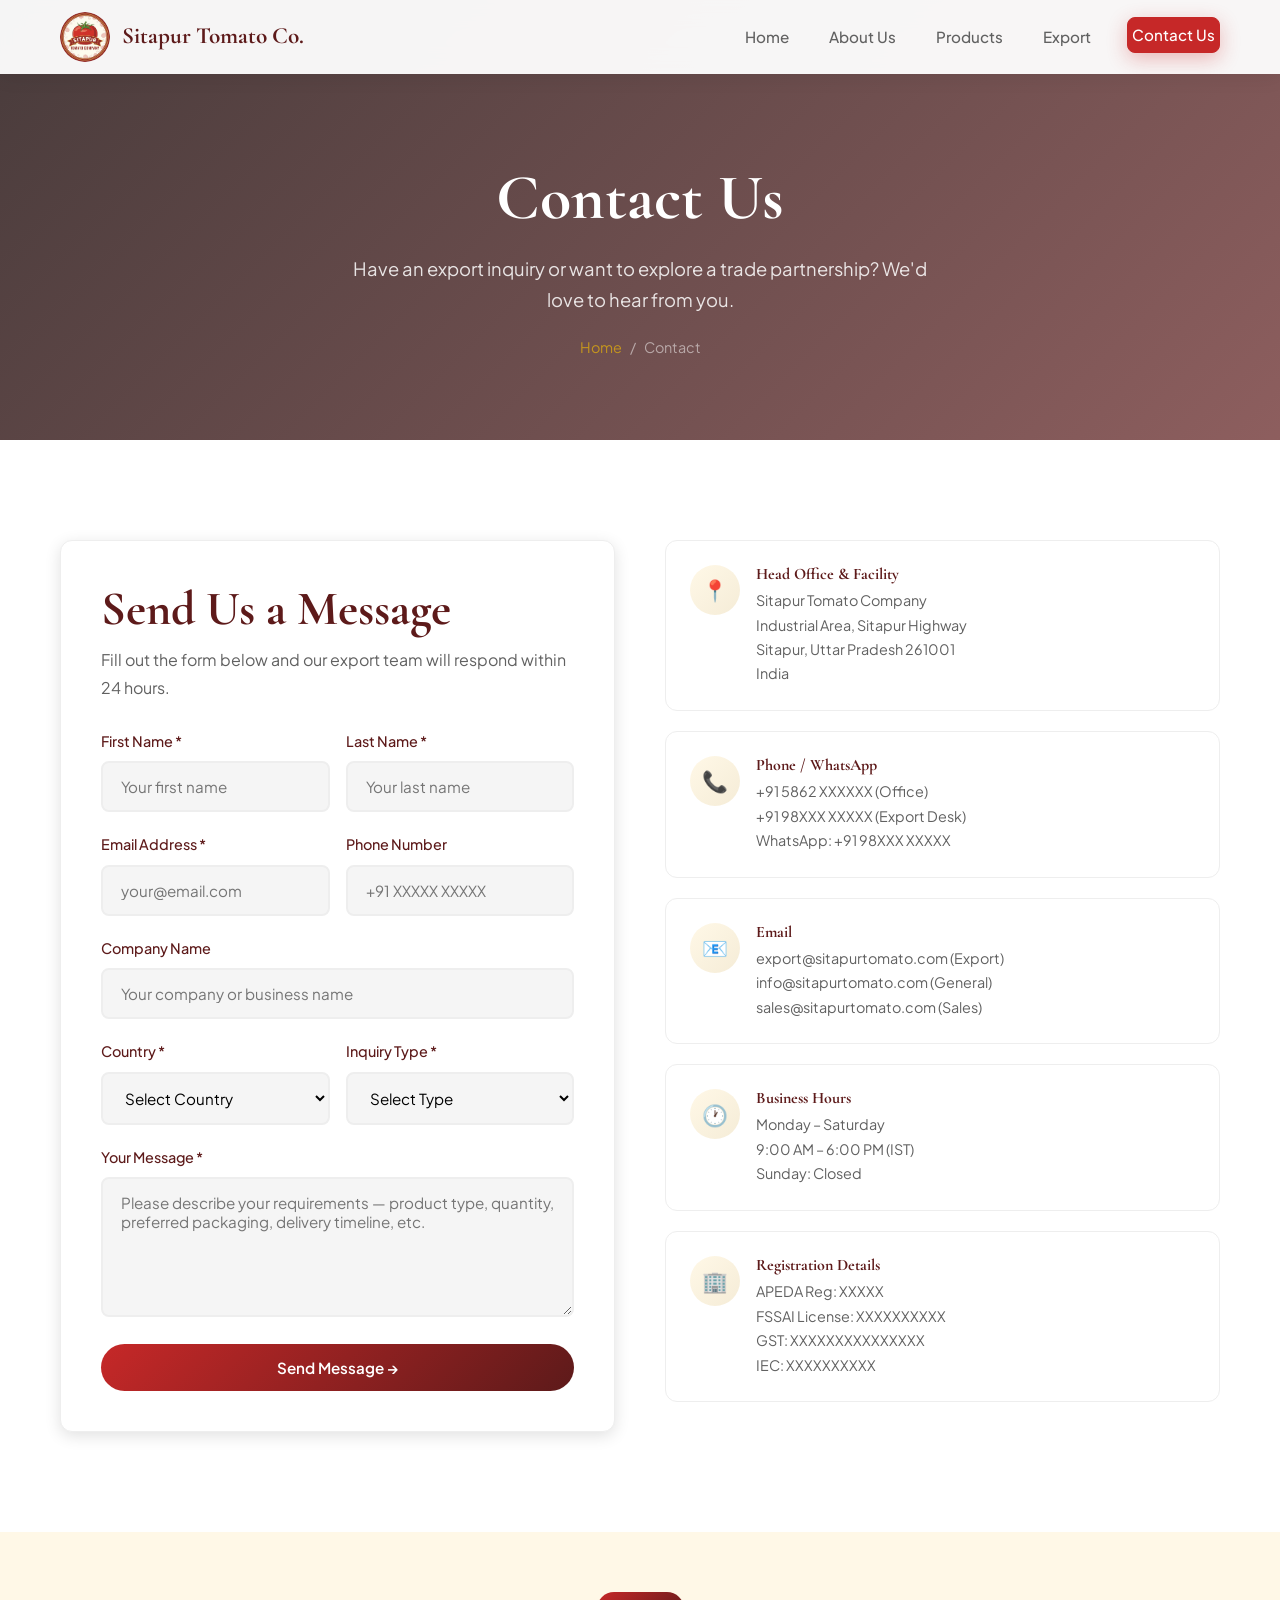
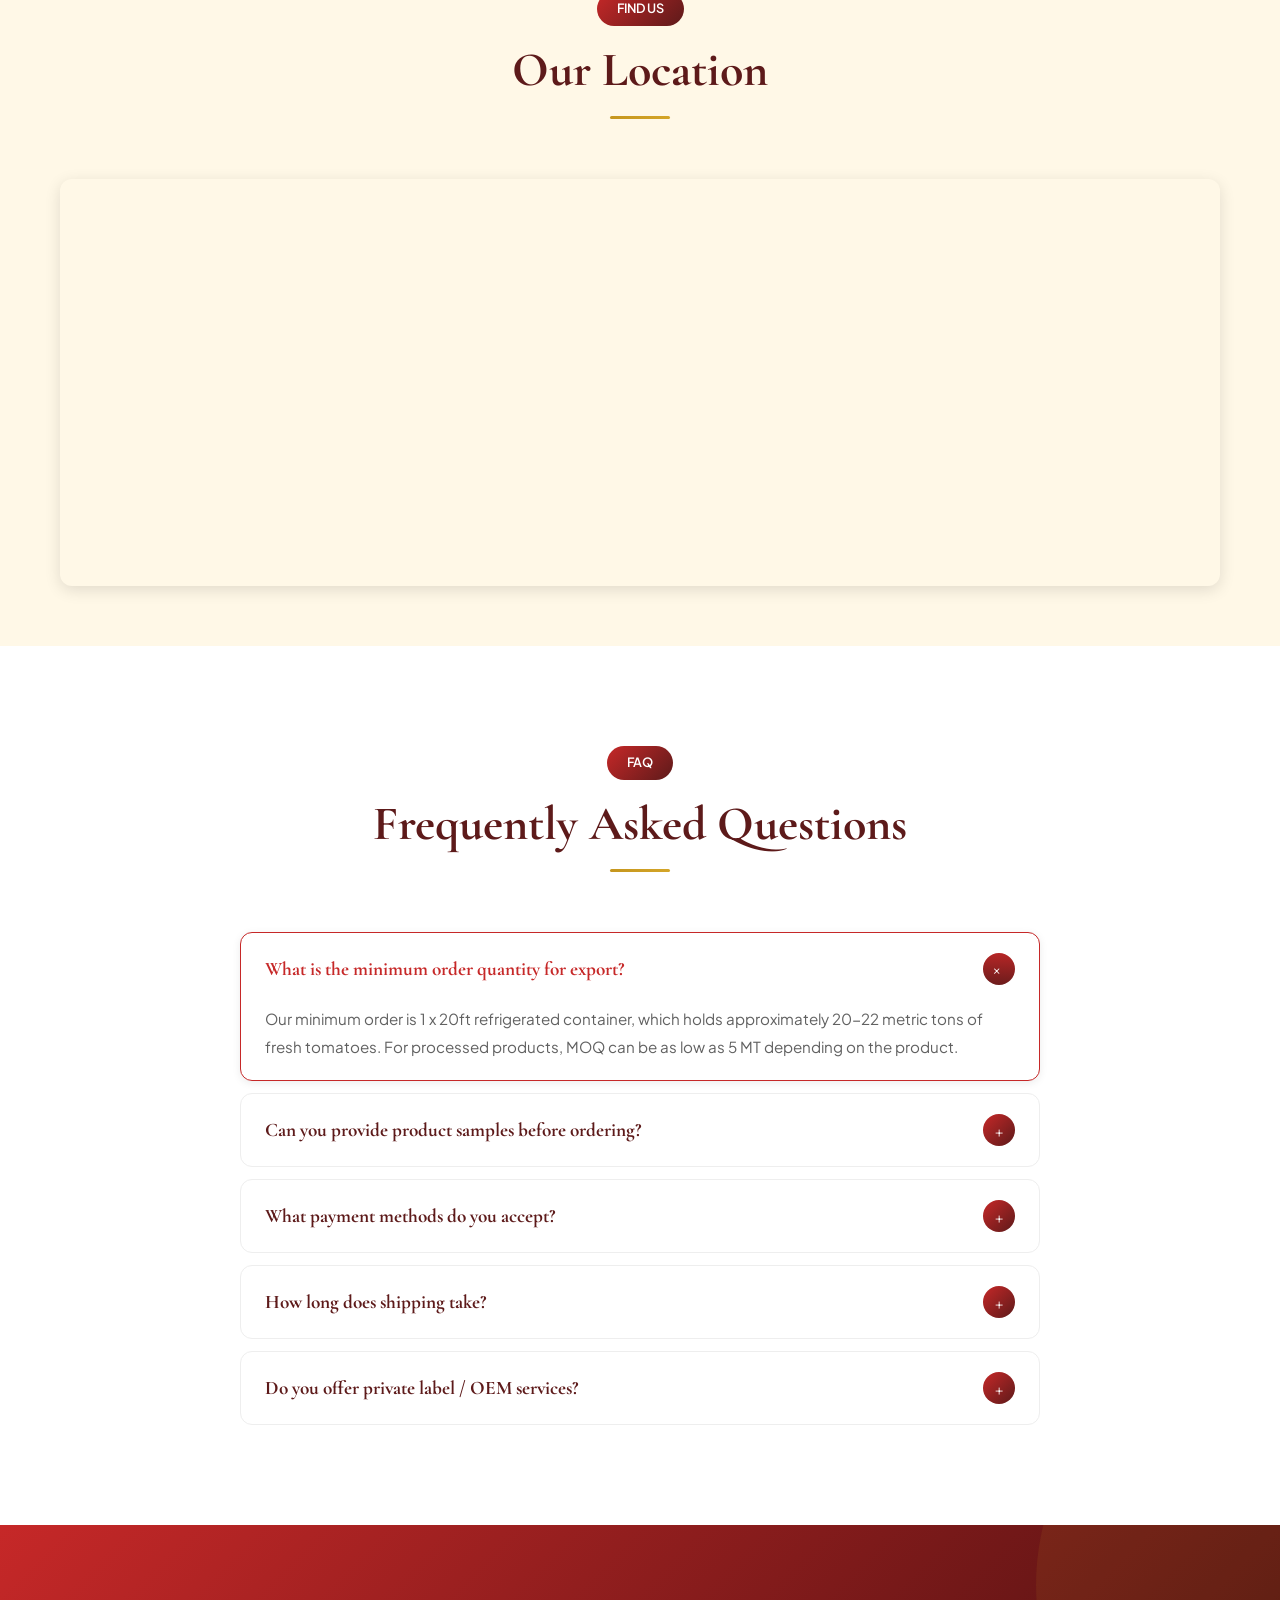
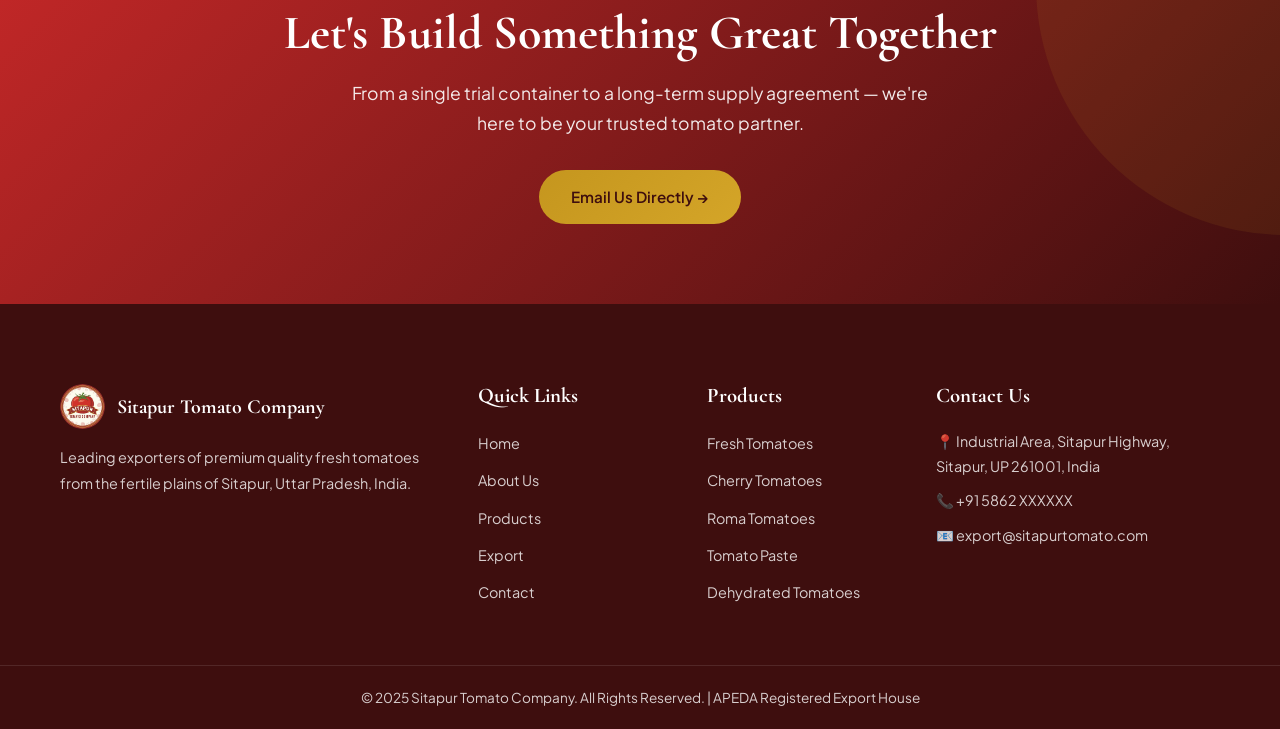
<file: contact.html>
<!DOCTYPE html>
<html lang="en">
<head>
  <meta charset="UTF-8">
  <meta name="viewport" content="width=device-width, initial-scale=1.0">
  <title>Contact Us | Sitapur Tomato Company - Export Inquiries</title>
  <meta name="description" content="Get in touch with Sitapur Tomato Company for export inquiries, bulk orders, trade partnerships, and product samples. Located in Sitapur, UP, India.">
  <link rel="icon" href="sitapur-tomato-company.png" type="image/png">
  <link rel="stylesheet" href="styles.css">
</head>
<body>

  <!-- NAVBAR -->
  <nav class="navbar" id="navbar">
    <div class="nav-inner">
      <a href="index.html" class="nav-logo">
        <img src="sitapur-tomato-company.png" alt="Sitapur Tomato Company Logo">
        <span>Sitapur Tomato Co.</span>
      </a>
      <div class="nav-links" id="navLinks">
        <a href="index.html">Home</a>
        <a href="about.html">About Us</a>
        <a href="products.html">Products</a>
        <a href="export.html">Export</a>
        <a href="contact.html" class="nav-cta active">Contact Us</a>
      </div>
      <button class="hamburger" id="hamburger" aria-label="Menu">
        <span></span><span></span><span></span>
      </button>
    </div>
  </nav>

  <!-- PAGE HERO -->
  <section class="page-hero" style="background-image: url('https://images.unsplash.com/photo-1586528116311-ad8dd3c8310d?w=1920&q=80');">
    <div class="container">
      <h1>Contact Us</h1>
      <p>Have an export inquiry or want to explore a trade partnership? We'd love to hear from you.</p>
      <div class="breadcrumb">
        <a href="index.html">Home</a> <span>/</span> <span>Contact</span>
      </div>
    </div>
  </section>

  <!-- CONTACT SECTION -->
  <section class="section">
    <div class="container">
      <div class="contact-grid">
        <!-- FORM -->
        <div class="contact-form fade-up">
          <h2 style="margin-bottom: 8px;">Send Us a Message</h2>
          <p style="color: var(--gray-700); margin-bottom: 28px;">Fill out the form below and our export team will respond within 24 hours.</p>
          <form id="contactForm">
            <div class="form-row">
              <div class="form-group">
                <label for="firstName">First Name *</label>
                <input type="text" id="firstName" name="firstName" placeholder="Your first name" required>
              </div>
              <div class="form-group">
                <label for="lastName">Last Name *</label>
                <input type="text" id="lastName" name="lastName" placeholder="Your last name" required>
              </div>
            </div>
            <div class="form-row">
              <div class="form-group">
                <label for="email">Email Address *</label>
                <input type="email" id="email" name="email" placeholder="your@email.com" required>
              </div>
              <div class="form-group">
                <label for="phone">Phone Number</label>
                <input type="tel" id="phone" name="phone" placeholder="+91 XXXXX XXXXX">
              </div>
            </div>
            <div class="form-group">
              <label for="company">Company Name</label>
              <input type="text" id="company" name="company" placeholder="Your company or business name">
            </div>
            <div class="form-row">
              <div class="form-group">
                <label for="country">Country *</label>
                <select id="country" name="country" required>
                  <option value="">Select Country</option>
                  <option>United Arab Emirates</option>
                  <option>Saudi Arabia</option>
                  <option>Qatar</option>
                  <option>Kuwait</option>
                  <option>Oman</option>
                  <option>Bahrain</option>
                  <option>United Kingdom</option>
                  <option>Germany</option>
                  <option>Netherlands</option>
                  <option>France</option>
                  <option>Malaysia</option>
                  <option>Singapore</option>
                  <option>Indonesia</option>
                  <option>Russia</option>
                  <option>Kenya</option>
                  <option>South Africa</option>
                  <option>Nigeria</option>
                  <option>Bangladesh</option>
                  <option>Sri Lanka</option>
                  <option>Nepal</option>
                  <option>Other</option>
                </select>
              </div>
              <div class="form-group">
                <label for="inquiry">Inquiry Type *</label>
                <select id="inquiry" name="inquiry" required>
                  <option value="">Select Type</option>
                  <option>Fresh Tomato Export</option>
                  <option>Processed Products Export</option>
                  <option>Private Label / OEM</option>
                  <option>Bulk Order Inquiry</option>
                  <option>Sample Request</option>
                  <option>Trade Partnership</option>
                  <option>General Inquiry</option>
                </select>
              </div>
            </div>
            <div class="form-group">
              <label for="message">Your Message *</label>
              <textarea id="message" name="message" placeholder="Please describe your requirements — product type, quantity, preferred packaging, delivery timeline, etc." required></textarea>
            </div>
            <button type="submit" class="btn btn-primary" style="width: 100%; justify-content: center;">Send Message →</button>
          </form>
        </div>

        <!-- CONTACT INFO -->
        <div class="contact-info-cards fade-up">
          <div class="info-card">
            <div class="icon">📍</div>
            <div>
              <h3>Head Office & Facility</h3>
              <p>Sitapur Tomato Company<br>Industrial Area, Sitapur Highway<br>Sitapur, Uttar Pradesh 261001<br>India</p>
            </div>
          </div>
          <div class="info-card">
            <div class="icon">📞</div>
            <div>
              <h3>Phone / WhatsApp</h3>
              <p>+91 5862 XXXXXX (Office)<br>+91 98XXX XXXXX (Export Desk)<br>WhatsApp: +91 98XXX XXXXX</p>
            </div>
          </div>
          <div class="info-card">
            <div class="icon">📧</div>
            <div>
              <h3>Email</h3>
              <p>export@sitapurtomato.com (Export)<br>info@sitapurtomato.com (General)<br>sales@sitapurtomato.com (Sales)</p>
            </div>
          </div>
          <div class="info-card">
            <div class="icon">🕐</div>
            <div>
              <h3>Business Hours</h3>
              <p>Monday – Saturday<br>9:00 AM – 6:00 PM (IST)<br>Sunday: Closed</p>
            </div>
          </div>
          <div class="info-card">
            <div class="icon">🏢</div>
            <div>
              <h3>Registration Details</h3>
              <p>APEDA Reg: XXXXX<br>FSSAI License: XXXXXXXXXX<br>GST: XXXXXXXXXXXXXXX<br>IEC: XXXXXXXXXX</p>
            </div>
          </div>
        </div>
      </div>
    </div>
  </section>

  <!-- MAP -->
  <section class="section section-light" style="padding: 60px 0;">
    <div class="container">
      <div class="section-header fade-up">
        <span class="label">Find Us</span>
        <h2>Our Location</h2>
        <div class="gold-line"></div>
      </div>
      <div class="fade-up" style="border-radius: var(--radius); overflow: hidden; box-shadow: var(--shadow-md);">
        <iframe src="https://www.google.com/maps/embed?pb=!1m18!1m12!1m3!1d113898.96767498508!2d80.61091089726562!3d27.56845!2m3!1f0!2f0!3f0!3m2!1i1024!2i768!4f13.1!3m3!1m2!1s0x399ef7e2b1c4d0a5%3A0xa3b0d5eeb5a2e2e5!2sSitapur%2C%20Uttar%20Pradesh!5e0!3m2!1sen!2sin!4v1700000000000!5m2!1sen!2sin" width="100%" height="400" style="border:0;" allowfullscreen="" loading="lazy" referrerpolicy="no-referrer-when-downgrade" title="Sitapur Location Map"></iframe>
      </div>
    </div>
  </section>

  <!-- FAQ -->
  <section class="section">
    <div class="container">
      <div class="section-header fade-up">
        <span class="label">FAQ</span>
        <h2>Frequently Asked Questions</h2>
        <div class="gold-line"></div>
      </div>
      <div class="faq-list fade-up" style="max-width: 800px; margin: 0 auto;">
        <div class="faq-item active">
          <button class="faq-question" aria-expanded="true">
            <span>What is the minimum order quantity for export?</span>
            <span class="faq-icon">+</span>
          </button>
          <div class="faq-answer">
            <p>Our minimum order is 1 x 20ft refrigerated container, which holds approximately 20-22 metric tons of fresh tomatoes. For processed products, MOQ can be as low as 5 MT depending on the product.</p>
          </div>
        </div>
        <div class="faq-item">
          <button class="faq-question" aria-expanded="false">
            <span>Can you provide product samples before ordering?</span>
            <span class="faq-icon">+</span>
          </button>
          <div class="faq-answer">
            <p>Yes, we can arrange product samples for quality evaluation. Sample costs are borne by us, but freight charges are at the buyer's account. Contact our export desk to request samples.</p>
          </div>
        </div>
        <div class="faq-item">
          <button class="faq-question" aria-expanded="false">
            <span>What payment methods do you accept?</span>
            <span class="faq-icon">+</span>
          </button>
          <div class="faq-answer">
            <p>We accept Telegraphic Transfer (T/T), Letter of Credit (L/C), and Documents against Payment (D/P). For new customers, we typically start with L/C or advance T/T terms.</p>
          </div>
        </div>
        <div class="faq-item">
          <button class="faq-question" aria-expanded="false">
            <span>How long does shipping take?</span>
            <span class="faq-icon">+</span>
          </button>
          <div class="faq-answer">
            <p>Transit time varies by destination: Middle East (7-12 days), Southeast Asia (10-18 days), Europe (18-25 days), Africa (15-22 days). Air freight is available for urgent orders with 2-5 day delivery.</p>
          </div>
        </div>
        <div class="faq-item">
          <button class="faq-question" aria-expanded="false">
            <span>Do you offer private label / OEM services?</span>
            <span class="faq-icon">+</span>
          </button>
          <div class="faq-answer">
            <p>Yes, we offer complete private label services for processed tomato products including custom packaging design, branding, and labeling. Minimum order: 1 container load.</p>
          </div>
        </div>
      </div>
    </div>
  </section>

  <!-- CTA -->
  <section class="cta-banner">
    <div class="container fade-up">
      <h2>Let's Build Something Great Together</h2>
      <p>From a single trial container to a long-term supply agreement — we're here to be your trusted tomato partner.</p>
      <a href="mailto:export@sitapurtomato.com" class="btn btn-gold">Email Us Directly →</a>
    </div>
  </section>

  <!-- FOOTER -->
  <footer class="footer">
    <div class="container">
      <div class="footer-grid">
        <div class="footer-about">
          <div class="footer-logo">
            <img src="sitapur-tomato-company.png" alt="Logo">
            <span>Sitapur Tomato Company</span>
          </div>
          <p>Leading exporters of premium quality fresh tomatoes from the fertile plains of Sitapur, Uttar Pradesh, India.</p>
        </div>
        <div>
          <h4>Quick Links</h4>
          <ul class="footer-links">
            <li><a href="index.html">Home</a></li>
            <li><a href="about.html">About Us</a></li>
            <li><a href="products.html">Products</a></li>
            <li><a href="export.html">Export</a></li>
            <li><a href="contact.html">Contact</a></li>
          </ul>
        </div>
        <div>
          <h4>Products</h4>
          <ul class="footer-links">
            <li><a href="products.html">Fresh Tomatoes</a></li>
            <li><a href="products.html">Cherry Tomatoes</a></li>
            <li><a href="products.html">Roma Tomatoes</a></li>
            <li><a href="products.html">Tomato Paste</a></li>
            <li><a href="products.html">Dehydrated Tomatoes</a></li>
          </ul>
        </div>
        <div>
          <h4>Contact Us</h4>
          <div class="footer-contact">
            <p>📍 Industrial Area, Sitapur Highway, Sitapur, UP 261001, India</p>
            <p>📞 +91 5862 XXXXXX</p>
            <p>📧 export@sitapurtomato.com</p>
          </div>
        </div>
      </div>
    </div>
    <div class="footer-bottom">
      <div class="container">
        <p>© 2025 Sitapur Tomato Company. All Rights Reserved. | APEDA Registered Export House</p>
      </div>
    </div>
  </footer>
  <script src="script.js"></script>
</body>
</html>
</file>
<file: styles.css>
@import url('https://fonts.googleapis.com/css2?family=Cormorant+Garamond:wght@500;600;700&family=Plus+Jakarta+Sans:wght@300;400;500;600;700&display=swap');

:root {
  --primary: #C62828;
  --primary-dark: #8E0000;
  --primary-light: #FF5F52;
  --maroon: #5D1A1A;
  --maroon-dark: #3E0E0E;
  --gold: #C5961E;
  --gold-light: #D4A528;
  --green: #2E7D32;
  --green-light: #4CAF50;
  --cream: #FFF8E7;
  --cream-dark: #F5ECD7;
  --white: #FFFFFF;
  --gray-100: #F5F5F5;
  --gray-200: #EEEEEE;
  --gray-300: #E0E0E0;
  --gray-500: #9E9E9E;
  --gray-700: #616161;
  --gray-900: #212121;
  --dark: #1A0A0A;
  --shadow-sm: 0 2px 8px rgba(0,0,0,0.08);
  --shadow-md: 0 4px 16px rgba(0,0,0,0.12);
  --shadow-lg: 0 8px 32px rgba(0,0,0,0.16);
  --radius: 12px;
  --transition: all 0.3s ease;
}

*, *::before, *::after { margin: 0; padding: 0; box-sizing: border-box; }

html { scroll-behavior: smooth; }

body {
  font-family: 'Plus Jakarta Sans', sans-serif;
  color: var(--gray-900);
  line-height: 1.7;
  overflow-x: hidden;
  background: var(--white);
}

h1, h2, h3, h4, h5 { font-family: 'Cormorant Garamond', serif; line-height: 1.2; color: var(--maroon); }
h1 { font-size: clamp(2.35rem, 5vw, 4rem); font-weight: 700; }
h2 { font-size: clamp(1.95rem, 4vw, 3rem); font-weight: 700; }
h3 { font-size: clamp(1.25rem, 2.5vw, 1.75rem); font-weight: 700; }

a { text-decoration: none; color: inherit; transition: var(--transition); }
img { max-width: 100%; height: auto; display: block; }
ul { list-style: none; }

.container { max-width: 1200px; margin: 0 auto; padding: 0 20px; }

/* ===== NAVBAR ===== */
.navbar {
  position: fixed; top: 0; left: 0; width: 100%; z-index: 1000;
  background: rgba(255,255,255,0.95); backdrop-filter: blur(12px);
  box-shadow: 0 2px 20px rgba(0,0,0,0.08);
  transition: var(--transition);
}
.navbar.scrolled { background: rgba(255,255,255,0.98); box-shadow: 0 4px 30px rgba(0,0,0,0.12); }
.nav-inner { display: flex; align-items: center; justify-content: space-between; padding: 12px 20px; max-width: 1200px; margin: 0 auto; }
.nav-logo { display: flex; align-items: center; gap: 12px; }
.nav-logo img { width: 50px; height: 50px; border-radius: 50%; }
.nav-logo span { font-family: 'Cormorant Garamond', serif; font-weight: 700; font-size: 1.45rem; color: var(--maroon); }
.nav-links { display: flex; gap: 32px; align-items: center; }
.nav-links a { font-weight: 500; font-size: 0.95rem; color: var(--gray-700); position: relative; padding: 4px; }
.nav-links a::after { content: ''; position: absolute; bottom: -2px; left: 0; width: 0; height: 2px; background: var(--primary); transition: var(--transition); }
.nav-links a:hover, .nav-links a.active { color: var(--primary); }
.nav-links a:hover::after, .nav-links a.active::after { width: 100%; }
.nav-cta { background: var(--maroon); color: white !important; padding: 10px 26px; border-radius: 8px; font-weight: 600; letter-spacing: 0; border: 1px solid var(--maroon); }
.nav-cta::after { display: none !important; }
.nav-cta:hover, .nav-cta.active { color: white !important; background: var(--primary); border-color: var(--primary); transform: translateY(-2px); box-shadow: 0 6px 20px rgba(198,40,40,0.3); }
.hamburger { display: none; flex-direction: column; gap: 5px; cursor: pointer; background: none; border: none; padding: 5px; }
.hamburger span { width: 26px; height: 3px; background: var(--maroon); border-radius: 3px; transition: var(--transition); }

/* ===== HERO ===== */
.hero {
  position: relative; min-height: 100vh; display: flex; align-items: center;
  background-size: cover; background-position: center; background-attachment: fixed;
  padding-top: 80px;
}
.hero::before {
  content: ''; position: absolute; inset: 0;
  background: linear-gradient(135deg, rgba(26,10,10,0.75) 0%, rgba(93,26,26,0.6) 50%, rgba(198,40,40,0.3) 100%);
}
.hero-content { position: relative; z-index: 2; color: white; max-width: 700px; }
.hero-content h1 { color: white; margin-bottom: 20px; }
.hero-content h1 .highlight { color: var(--gold); }
.hero-content p { font-size: 1.15rem; opacity: 0.9; margin-bottom: 32px; line-height: 1.8; }
.hero-badges { display: flex; gap: 12px; flex-wrap: wrap; margin-bottom: 28px; }
.hero-badge { background: rgba(255,255,255,0.15); backdrop-filter: blur(8px); border: 1px solid rgba(255,255,255,0.2); padding: 8px 18px; border-radius: 50px; font-size: 0.85rem; font-weight: 500; }
.btn-group { display: flex; gap: 16px; flex-wrap: wrap; }
.btn {
  display: inline-flex; align-items: center; gap: 8px; padding: 14px 32px;
  border-radius: 50px; font-weight: 600; font-size: 0.95rem; cursor: pointer;
  border: none; transition: var(--transition); font-family: 'Plus Jakarta Sans', sans-serif;
}
.btn-primary { background: linear-gradient(135deg, var(--primary), var(--maroon)); color: white; }
.btn-primary:hover { transform: translateY(-3px); box-shadow: 0 8px 25px rgba(198,40,40,0.4); }
.btn-outline { background: transparent; color: white; border: 2px solid rgba(255,255,255,0.5); }
.btn-outline:hover { background: white; color: var(--maroon); }
.btn-gold { background: linear-gradient(135deg, var(--gold), var(--gold-light)); color: var(--maroon-dark); }
.btn-gold:hover { transform: translateY(-3px); box-shadow: 0 8px 25px rgba(197,150,30,0.4); }

/* ===== SECTIONS ===== */
.section { padding: 100px 0; }
.section-light { background: var(--cream); }
.section-dark { background: var(--maroon-dark); color: white; }
.section-dark h2, .section-dark h3 { color: white; }
.section-header { text-align: center; margin-bottom: 60px; }
.section-header .label { display: inline-block; background: linear-gradient(135deg, var(--primary), var(--maroon)); color: white; padding: 6px 20px; border-radius: 50px; font-size: 0.8rem; font-weight: 600; letter-spacing: 0; text-transform: uppercase; margin-bottom: 16px; }
.section-header p { max-width: 650px; margin: 16px auto 0; color: var(--gray-700); font-size: 1.05rem; }
.section-dark .section-header p { color: rgba(255,255,255,0.8); }
.gold-line { width: 60px; height: 3px; background: linear-gradient(90deg, var(--gold), var(--gold-light)); margin: 16px auto; border-radius: 2px; }

/* ===== STATS ===== */
.stats-bar {
  display: grid; grid-template-columns: repeat(4, 1fr); gap: 0;
  background: linear-gradient(135deg, var(--maroon), var(--maroon-dark));
  border-radius: var(--radius); overflow: hidden;
  box-shadow: var(--shadow-lg);
}
.stat-item { text-align: center; padding: 40px 20px; color: white; border-right: 1px solid rgba(255,255,255,0.1); }
.stat-item:last-child { border-right: none; }
.stat-number { font-family: 'Cormorant Garamond', serif; font-size: 2.7rem; font-weight: 700; color: var(--gold); }
.stat-label { font-size: 0.9rem; opacity: 0.85; margin-top: 6px; }

/* ===== CARDS ===== */
.card-grid { display: grid; grid-template-columns: repeat(auto-fit, minmax(300px, 1fr)); gap: 30px; }
.card {
  background: white; border-radius: var(--radius); overflow: hidden;
  box-shadow: var(--shadow-sm); transition: var(--transition);
  border: 1px solid var(--gray-200);
}
.card:hover { transform: translateY(-8px); box-shadow: var(--shadow-lg); }
.card-img { height: 220px; overflow: hidden; }
.card-img img { width: 100%; height: 100%; object-fit: cover; transition: transform 0.5s ease; }
.card-img img.image-fallback { object-fit: contain; padding: 28px; background: var(--cream); }
.card:hover .card-img img { transform: scale(1.08); }
.card-body { padding: 28px; }
.card-body h3 { margin-bottom: 12px; }
.card-body p { color: var(--gray-700); font-size: 0.95rem; }
.card-tag { display: inline-block; background: var(--cream); color: var(--primary); padding: 4px 14px; border-radius: 50px; font-size: 0.8rem; font-weight: 600; margin-top: 16px; }

/* ===== FEATURE GRID ===== */
.feature-grid { display: grid; grid-template-columns: repeat(auto-fit, minmax(260px, 1fr)); gap: 30px; }
.feature-card {
  text-align: center; padding: 40px 28px; background: white;
  border-radius: var(--radius); border: 1px solid var(--gray-200);
  transition: var(--transition);
}
.feature-card:hover { transform: translateY(-6px); box-shadow: var(--shadow-md); border-color: var(--primary); }
.feature-icon { width: 70px; height: 70px; margin: 0 auto 20px; border-radius: 50%; display: flex; align-items: center; justify-content: center; font-size: 1.8rem; background: linear-gradient(135deg, var(--cream), var(--cream-dark)); }
.feature-card h3 { margin-bottom: 10px; font-size: 1.2rem; }
.feature-card p { color: var(--gray-700); font-size: 0.9rem; }

/* ===== SPLIT SECTION ===== */
.split { display: grid; grid-template-columns: 1fr 1fr; gap: 60px; align-items: center; }
.split-img { border-radius: var(--radius); overflow: hidden; box-shadow: var(--shadow-lg); }
.split-img img { width: 100%; height: 400px; object-fit: cover; }
.split-text h2 { margin-bottom: 20px; }
.split-text p { color: var(--gray-700); margin-bottom: 16px; font-size: 1rem; }
.split-text .btn { margin-top: 12px; }
.check-list { margin: 20px 0; }
.check-list li { padding: 8px 0; padding-left: 28px; position: relative; color: var(--gray-700); }
.check-list li::before { content: '✓'; position: absolute; left: 0; color: var(--green); font-weight: 700; }

/* ===== CTA BANNER ===== */
.cta-banner {
  background: linear-gradient(135deg, var(--primary), var(--maroon-dark));
  padding: 80px 0; text-align: center; color: white;
  position: relative; overflow: hidden;
}
.cta-banner::before { content: ''; position: absolute; top: -50%; right: -20%; width: 500px; height: 500px; background: rgba(197,150,30,0.1); border-radius: 50%; }
.cta-banner h2 { color: white; margin-bottom: 16px; }
.cta-banner p { opacity: 0.9; margin-bottom: 32px; font-size: 1.1rem; max-width: 600px; margin-left: auto; margin-right: auto; }

/* ===== TIMELINE ===== */
.timeline { position: relative; max-width: 800px; margin: 0 auto; }
.timeline::before { content: ''; position: absolute; left: 50%; transform: translateX(-50%); width: 3px; height: 100%; background: var(--gold); }
.timeline-item { display: flex; align-items: flex-start; margin-bottom: 50px; position: relative; }
.timeline-item:nth-child(odd) { flex-direction: row-reverse; }
.timeline-dot { position: absolute; left: 50%; transform: translateX(-50%); width: 18px; height: 18px; background: var(--primary); border: 3px solid var(--gold); border-radius: 50%; z-index: 2; }
.timeline-content { width: 45%; padding: 24px; background: white; border-radius: var(--radius); box-shadow: var(--shadow-sm); border: 1px solid var(--gray-200); }
.timeline-content h3 { color: var(--primary); margin-bottom: 6px; }
.timeline-content .year { color: var(--gold); font-weight: 700; font-size: 0.9rem; }

/* ===== MILESTONES SECTION BACKGROUND & GLASSMORPHISM ===== */
.milestones-section {
  position: relative;
  background-image: url('https://images.unsplash.com/photo-1500937386664-56d1dfef3854?w=1920&q=80');
  background-size: cover;
  background-position: center;
  background-attachment: fixed;
  z-index: 1;
  padding: 100px 0;
}
.milestones-section::before {
  content: '';
  position: absolute;
  inset: 0;
  background: linear-gradient(180deg, rgba(26,10,10,0.85) 0%, rgba(93,26,26,0.92) 50%, rgba(26,10,10,0.85) 100%);
  z-index: -1;
}
.milestones-section .container {
  position: relative;
  z-index: 2;
}
.milestones-section h2 {
  color: var(--white);
}
.milestones-section .timeline::before {
  background: linear-gradient(to bottom, var(--primary) 0%, var(--gold) 50%, var(--primary) 100%);
}
.milestones-section .timeline-dot {
  background: var(--gold);
  border-color: var(--white);
  box-shadow: 0 0 12px var(--gold-light);
  animation: pulse-glow 2s infinite;
}
.milestones-section .timeline-content {
  background: rgba(255, 255, 255, 0.08);
  backdrop-filter: blur(16px);
  -webkit-backdrop-filter: blur(16px);
  border: 1px solid rgba(255, 255, 255, 0.15);
  box-shadow: 0 8px 32px 0 rgba(0, 0, 0, 0.3);
  color: rgba(255, 255, 255, 0.9);
  transition: var(--transition);
}
.milestones-section .timeline-content:hover {
  transform: translateY(-5px);
  background: rgba(255, 255, 255, 0.12);
  border-color: var(--gold);
  box-shadow: 0 12px 40px 0 rgba(197,150,30,0.25);
}
.milestones-section .timeline-content h3 {
  color: var(--gold);
}
.milestones-section .timeline-content .year {
  color: var(--primary-light);
}
.milestones-section .timeline-content p {
  color: rgba(255, 255, 255, 0.8);
}

@keyframes pulse-glow {
  0% {
    box-shadow: 0 0 0 0 rgba(197, 150, 30, 0.8);
  }
  70% {
    box-shadow: 0 0 0 10px rgba(197, 150, 30, 0);
  }
  100% {
    box-shadow: 0 0 0 0 rgba(197, 150, 30, 0);
  }
}

/* ===== PRODUCT PAGE ===== */
.product-detail { display: grid; grid-template-columns: repeat(auto-fit, minmax(340px, 1fr)); gap: 36px; }
.product-card { background: white; border-radius: var(--radius); overflow: hidden; box-shadow: var(--shadow-sm); border: 1px solid var(--gray-200); transition: var(--transition); }
.product-card:hover { transform: translateY(-6px); box-shadow: var(--shadow-md); }
.product-card .card-img { height: 240px; }
.product-card .card-img img { width: 100%; height: 100%; object-fit: cover; transition: transform 0.5s ease; }
.product-card:hover .card-img img { transform: scale(1.05); }
.product-card .card-body { padding: 24px; }
.product-card .card-body h3 { margin-bottom: 8px; }
.product-card .specs { display: flex; flex-wrap: wrap; gap: 8px; margin-top: 16px; }
.product-card .spec-tag { background: var(--cream); color: var(--maroon); padding: 4px 12px; border-radius: 50px; font-size: 0.78rem; font-weight: 500; }

/* ===== EXPORT PAGE ===== */
.export-grid { display: grid; grid-template-columns: repeat(auto-fit, minmax(280px, 1fr)); gap: 24px; }
.export-card { background: white; border-radius: var(--radius); padding: 32px; text-align: center; border: 1px solid var(--gray-200); transition: var(--transition); }
.export-card:hover { border-color: var(--gold); transform: translateY(-4px); box-shadow: var(--shadow-md); }
.export-card .icon { font-size: 2.5rem; margin-bottom: 16px; }
.export-card h3 { margin-bottom: 10px; font-size: 1.15rem; }
.export-card p { color: var(--gray-700); font-size: 0.9rem; }
.process-steps { display: grid; grid-template-columns: repeat(auto-fit, minmax(300px, 1fr)); gap: 24px; counter-reset: step; }
.step { position: relative; padding: 32px 24px; background: white; border-radius: var(--radius); text-align: center; border: 1px solid var(--gray-200); transition: var(--transition); }
.step:hover { border-color: var(--primary); box-shadow: var(--shadow-md); }
.step::before { counter-increment: step; content: counter(step); display: flex; align-items: center; justify-content: center; width: 44px; height: 44px; background: linear-gradient(135deg, var(--primary), var(--maroon)); color: white; border-radius: 50%; font-weight: 700; margin: 0 auto 16px; font-size: 1.1rem; }
.step h3 { margin-bottom: 8px; font-size: 1.05rem; }
.step p { color: var(--gray-700); font-size: 0.88rem; }

/* ===== CONTACT ===== */
.contact-grid { display: grid; grid-template-columns: 1fr 1fr; gap: 50px; }
.contact-form { background: white; padding: 40px; border-radius: var(--radius); box-shadow: var(--shadow-md); border: 1px solid var(--gray-200); }
.form-group { margin-bottom: 20px; }
.form-group label { display: block; font-weight: 500; margin-bottom: 8px; color: var(--maroon); font-size: 0.9rem; }
.form-group input, .form-group textarea, .form-group select {
  width: 100%; padding: 14px 18px; border: 2px solid var(--gray-200);
  border-radius: 8px; font-size: 0.95rem; font-family: 'Plus Jakarta Sans', sans-serif;
  transition: var(--transition); background: var(--gray-100);
}
.form-group input:focus, .form-group textarea:focus, .form-group select:focus { border-color: var(--primary); outline: none; background: white; box-shadow: 0 0 0 3px rgba(198,40,40,0.1); }
.form-group textarea { height: 140px; resize: vertical; }
.form-row { display: grid; grid-template-columns: 1fr 1fr; gap: 16px; }
.contact-info-cards { display: flex; flex-direction: column; gap: 20px; }
.info-card { display: flex; align-items: flex-start; gap: 16px; padding: 24px; background: white; border-radius: var(--radius); border: 1px solid var(--gray-200); transition: var(--transition); }
.info-card:hover { border-color: var(--gold); box-shadow: var(--shadow-sm); }
.info-card .icon { width: 50px; height: 50px; min-width: 50px; border-radius: 50%; display: flex; align-items: center; justify-content: center; font-size: 1.3rem; background: linear-gradient(135deg, var(--cream), var(--cream-dark)); }
.info-card h3 { font-size: 1rem; margin-bottom: 4px; }
.info-card p { color: var(--gray-700); font-size: 0.9rem; }

/* ===== CERTIFICATIONS ===== */
.cert-grid { display: grid; grid-template-columns: repeat(auto-fit, minmax(200px, 1fr)); gap: 24px; }
.cert-card { text-align: center; padding: 30px 20px; background: white; border-radius: var(--radius); border: 1px solid var(--gray-200); transition: var(--transition); }
.cert-card:hover { border-color: var(--gold); transform: translateY(-4px); }
.cert-card .cert-icon { font-size: 2.5rem; margin-bottom: 12px; }
.cert-card h3 { font-size: 1rem; margin-bottom: 6px; }
.cert-card p { color: var(--gray-700); font-size: 0.82rem; }

/* ===== PAGE HERO ===== */
.page-hero { position: relative; padding: 160px 0 80px; background-size: cover; background-position: center; text-align: center; }
.page-hero::before { content: ''; position: absolute; inset: 0; background: linear-gradient(135deg, rgba(26,10,10,0.8), rgba(93,26,26,0.7)); }
.page-hero .container { position: relative; z-index: 2; }
.page-hero h1 { color: white; margin-bottom: 16px; }
.page-hero p { color: rgba(255,255,255,0.85); font-size: 1.15rem; max-width: 600px; margin: 0 auto; }
.breadcrumb { display: flex; justify-content: center; gap: 8px; margin-top: 20px; font-size: 0.9rem; color: rgba(255,255,255,0.7); }
.breadcrumb a { color: var(--gold); }
.breadcrumb span { color: rgba(255,255,255,0.5); }

/* ===== FOOTER ===== */
.footer { background: var(--maroon-dark); color: rgba(255,255,255,0.8); padding: 80px 0 0; }
.footer-grid { display: grid; grid-template-columns: 2fr 1fr 1fr 1.5fr; gap: 40px; margin-bottom: 50px; }
.footer h4 { color: white; font-family: 'Cormorant Garamond', serif; font-size: 1.3rem; margin-bottom: 20px; }
.footer-about .footer-logo { display: flex; align-items: center; gap: 12px; margin-bottom: 16px; }
.footer-about .footer-logo img { width: 45px; height: 45px; border-radius: 50%; }
.footer-about .footer-logo span { font-family: 'Cormorant Garamond', serif; font-weight: 700; font-size: 1.25rem; color: white; }
.footer-about p { font-size: 0.9rem; line-height: 1.8; }
.footer-links li { margin-bottom: 10px; }
.footer-links a { font-size: 0.9rem; transition: var(--transition); }
.footer-links a:hover { color: var(--gold); padding-left: 6px; }
.footer-contact p { font-size: 0.9rem; margin-bottom: 10px; display: flex; align-items: flex-start; gap: 8px; }
.footer-bottom { border-top: 1px solid rgba(255,255,255,0.1); padding: 20px 0; text-align: center; font-size: 0.85rem; }

/* ===== FAQ ACCORDION ===== */
.faq-list { display: flex; flex-direction: column; gap: 12px; }
.faq-item {
  background: white; border-radius: var(--radius); border: 1px solid var(--gray-200);
  overflow: hidden; transition: var(--transition);
}
.faq-item:hover { border-color: var(--gold); }
.faq-item.active { border-color: var(--primary); box-shadow: var(--shadow-sm); }
.faq-question {
  display: flex; align-items: center; justify-content: space-between; width: 100%;
  padding: 20px 24px; background: none; border: none; cursor: pointer;
  font-family: 'Cormorant Garamond', serif; font-size: 1.2rem; font-weight: 700;
  color: var(--maroon); text-align: left; transition: var(--transition); gap: 16px;
}
.faq-question:hover { color: var(--primary); }
.faq-item.active .faq-question { color: var(--primary); }
.faq-icon {
  min-width: 32px; height: 32px; border-radius: 50%; display: flex; align-items: center;
  justify-content: center; font-size: 1.3rem; font-weight: 400; color: white;
  background: linear-gradient(135deg, var(--primary), var(--maroon));
  transition: transform 0.3s ease;
}
.faq-item.active .faq-icon { transform: rotate(45deg); }
.faq-answer {
  max-height: 0; overflow: hidden; transition: max-height 0.4s cubic-bezier(0.4, 0, 0.2, 1), padding 0.3s ease;
  padding: 0 24px;
}
.faq-item.active .faq-answer { max-height: 300px; padding: 0 24px 20px; }
.faq-answer p { color: var(--gray-700); font-size: 0.95rem; line-height: 1.8; }

/* ===== ANIMATIONS ===== */
.fade-up { opacity: 0; transform: translateY(30px); transition: opacity 0.6s ease, transform 0.6s ease; }
.fade-up.visible { opacity: 1; transform: translateY(0); }

/* ===== RESPONSIVE ===== */
@media (max-width: 992px) {
  .split { grid-template-columns: 1fr; gap: 40px; }
  .stats-bar { grid-template-columns: repeat(2, 1fr); }
  .stat-item { border-bottom: 1px solid rgba(255,255,255,0.1); }
  .footer-grid { grid-template-columns: 1fr 1fr; }
  .contact-grid { grid-template-columns: 1fr; }
  .timeline::before { left: 20px; }
  .timeline-item, .timeline-item:nth-child(odd) { flex-direction: row; padding-left: 50px; }
  .timeline-dot { left: 20px; }
  .timeline-content { width: 100%; }
}

@media (max-width: 768px) {
  .nav-links { display: none; position: fixed; top: 0; right: -100%; width: 280px; height: 100vh; background: white; flex-direction: column; padding: 80px 30px 30px; gap: 20px; box-shadow: -5px 0 30px rgba(0,0,0,0.15); transition: right 0.3s ease; }
  .nav-links.active { display: flex; right: 0; }
  .hamburger { display: flex; z-index: 1001; }
  .hamburger.active span:nth-child(1) { transform: rotate(45deg) translate(5px, 6px); }
  .hamburger.active span:nth-child(2) { opacity: 0; }
  .hamburger.active span:nth-child(3) { transform: rotate(-45deg) translate(5px, -6px); }
  .hero { min-height: 90vh; }
  .section { padding: 60px 0; }
  .stats-bar { grid-template-columns: 1fr 1fr; }
  .feature-grid { grid-template-columns: 1fr; }
  .card-grid { grid-template-columns: 1fr; }
  .product-detail { grid-template-columns: 1fr; }
  .footer-grid { grid-template-columns: 1fr; }
  .form-row { grid-template-columns: 1fr; }
  .btn-group { flex-direction: column; }
  .btn { width: 100%; justify-content: center; }
  .process-steps { grid-template-columns: 1fr 1fr; }
}

@media (max-width: 480px) {
  .stats-bar { grid-template-columns: 1fr; }
  .process-steps { grid-template-columns: 1fr; }
  .hero-badges { flex-direction: column; align-items: flex-start; }
  .cert-grid { grid-template-columns: 1fr 1fr; }
}
</file>
